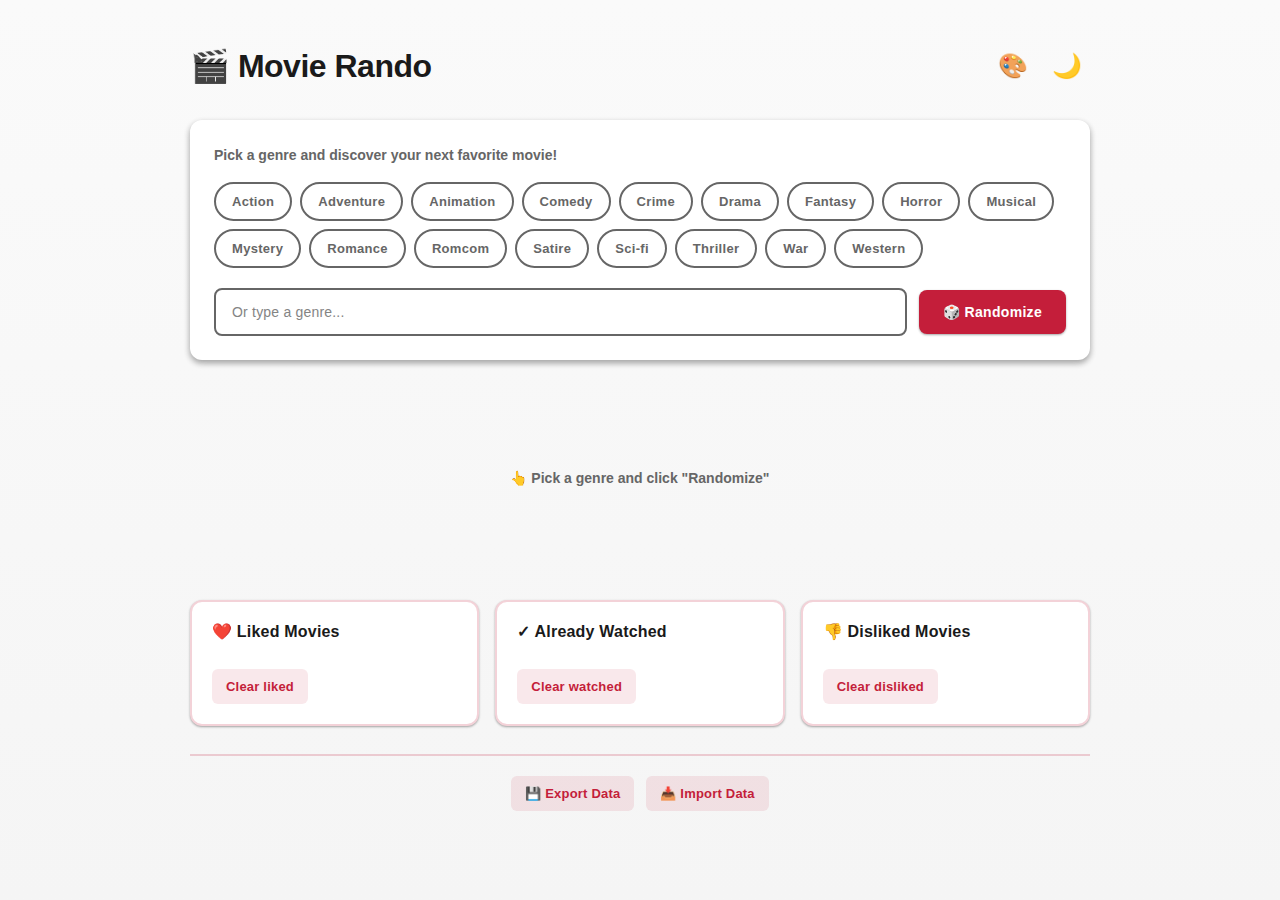
<file: index.html>
<!doctype html>
<html lang="en">
<head>
  <meta charset="utf-8" />
  <meta name="viewport" content="width=device-width,initial-scale=1" />
  <title>Movie Rando Fragrant</title>
  <link rel="stylesheet" href="style.css">
</head>
<body>
  <main class="container">
    <div class="header">
      <h1>🎬 Movie Rando</h1>
      <div class="header-controls">
        <button id="colorCustomizer" class="icon-btn" aria-label="Customize colors">🎨</button>
        <button id="darkModeToggle" class="icon-btn dark-mode-toggle" aria-label="Toggle dark mode">🌙</button>
      </div>
    </div>

    <!-- Color Theme Selector Modal -->
    <div id="colorModal" class="modal">
      <div class="modal-content">
        <div class="modal-header">
          <h2>Choose Theme</h2>
          <button class="modal-close" aria-label="Close">✕</button>
        </div>
        <div class="modal-body">
          <p class="theme-description">Select a color theme to customize your experience</p>
          <div class="theme-grid">
            <button class="theme-option" data-theme="default" title="Default Theme">
              <div class="theme-swatch" style="background-color: #e11d48;"></div>
              <span>Default</span>
            </button>
            <button class="theme-option" data-theme="ocean" title="Ocean Theme">
              <div class="theme-swatch" style="background-color: #0066cc;"></div>
              <span>Ocean</span>
            </button>
            <button class="theme-option" data-theme="forest" title="Forest Theme">
              <div class="theme-swatch" style="background-color: #10b981;"></div>
              <span>Forest</span>
            </button>
            <button class="theme-option" data-theme="sunset" title="Sunset Theme">
              <div class="theme-swatch" style="background-color: #f97316;"></div>
              <span>Sunset</span>
            </button>
            <button class="theme-option" data-theme="purple" title="Purple Theme">
              <div class="theme-swatch" style="background-color: #7c3aed;"></div>
              <span>Purple</span>
            </button>
            <button class="theme-option" data-theme="indigo" title="Indigo Theme">
              <div class="theme-swatch" style="background-color: #4f46e5;"></div>
              <span>Indigo</span>
            </button>
          </div>
        </div>
        <div class="modal-footer">
          <button id="closeColorModal" class="btn-primary">Done</button>
        </div>
      </div>
    </div>
    <div id="colorModalBackdrop" class="modal-backdrop"></div>

    <section class="controls">
      <p class="subtitle">Pick a genre and discover your next favorite movie!</p>

      <div class="genre-tabs" aria-label="Genre tabs">
        <button class="genre-tab active" data-genre="all">All</button>
        <button class="genre-tab" data-genre="action">Action</button>
        <button class="genre-tab" data-genre="comedy">Comedy</button>
        <button class="genre-tab" data-genre="drama">Drama</button>
        <button class="genre-tab" data-genre="romance">Romance</button>
        <button class="genre-tab" data-genre="adventure">Adventure</button>
        <button class="genre-tab" data-genre="horror">Horror</button>
        <button class="genre-tab" data-genre="sci-fi">Sci-Fi</button>
        <button class="genre-tab" data-genre="thriller">Thriller</button>
        <button class="genre-tab" data-genre="animation">Animation</button>
        <button class="genre-tab" data-genre="family">Family</button>
        <button class="genre-tab" data-genre="fantasy">Fantasy</button>
        <button class="genre-tab" data-genre="crime">Crime</button>
        <button class="genre-tab" data-genre="documentary">Documentary</button>
      </div>

      <div class="filters">
        <div class="genre-search-container">
          <input id="genre" placeholder="Or type a genre..." />
          <ul id="genreSuggestions" class="genre-suggestions"></ul>
        </div>
        <button id="randomize" class="btn-primary">🎲 Randomize</button>
      </div>
      
    </section>

    <section id="result" class="result">
      <p class="hint">👆 Pick a genre and click "Randomize"</p>
    </section>

    <div class="saved-section">
      <section id="liked" class="saved-list liked-section">
        <h3>❤️ Liked Movies</h3>
        <ul id="likedList"></ul>
        <button id="clearLiked" class="small secondary-btn">Clear liked</button>
      </section>

      <section id="watched" class="saved-list watched-section">
        <h3>✓ Already Watched</h3>
        <ul id="watchedList"></ul>
        <button id="clearWatched" class="small secondary-btn">Clear watched</button>
      </section>

      <section id="disliked" class="saved-list disliked-section">
        <h3>👎 Disliked Movies</h3>
        <ul id="dislikedList"></ul>
        <button id="clearDisliked" class="small secondary-btn">Clear disliked</button>
      </section>
    </div>

    <div class="export-section">
      <button id="exportData" class="small secondary-btn">💾 Export Data</button>
      <button id="importData" class="small secondary-btn">📥 Import Data</button>
      <input type="file" id="importFile" accept=".json" style="display:none;" />
    </div>
  </main>

  <script src="script.js"></script>
</body>
</html>
</file>
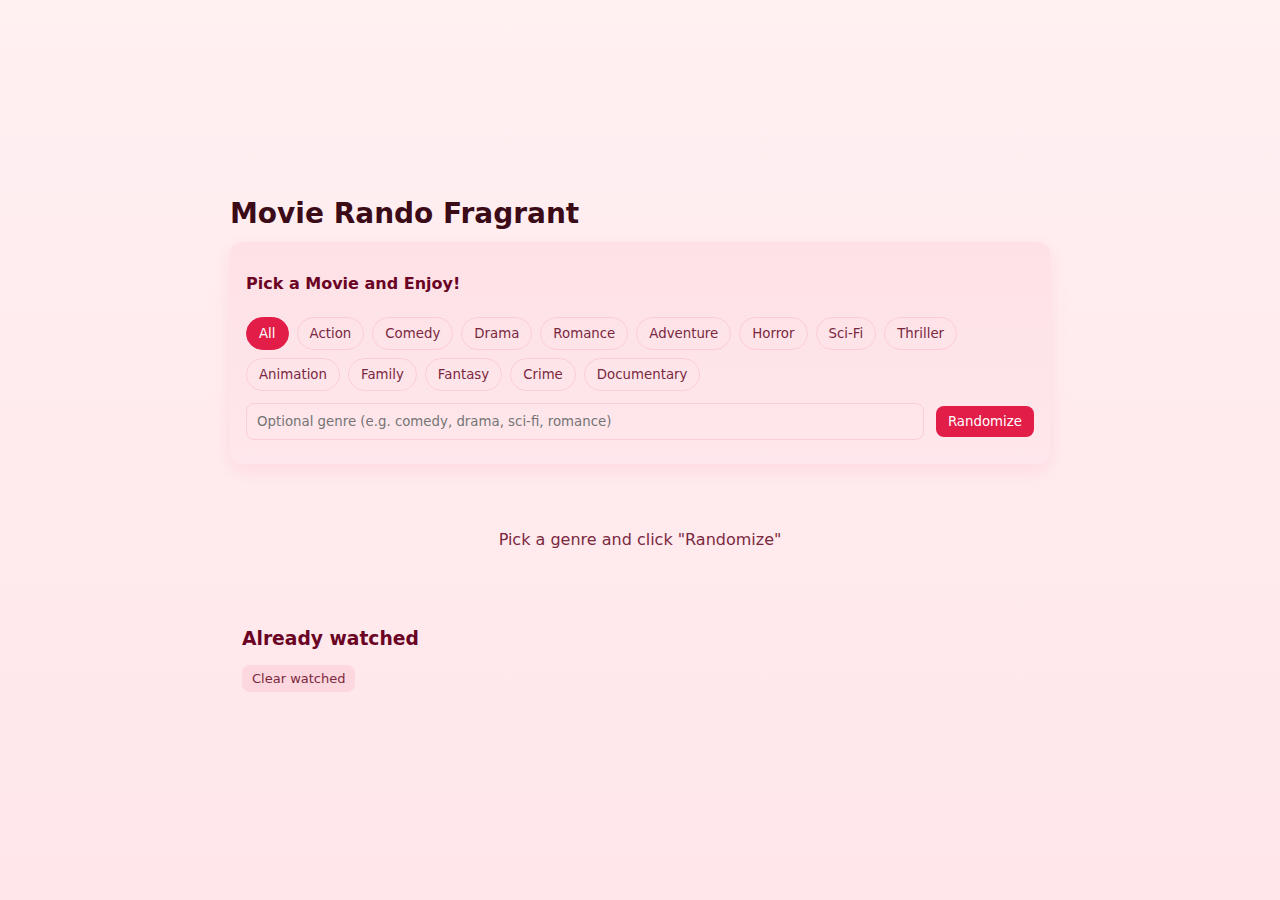
<file: movie-rando.html>
<!doctype html>
<html lang="en">
<head>
  <meta charset="utf-8" />
  <meta name="viewport" content="width=device-width,initial-scale=1" />
  <title>Movie Rando Fragrant</title>
  <style>
:root{--bg1:#fff0f2;--bg2:#ffe6ea;--card:#ffffff;--accent:#e11d48;--accent-2:#f472b6;--muted:#7a2840}
*{box-sizing:border-box;font-family:Inter,system-ui,Arial,sans-serif}
body{margin:0;background:linear-gradient(180deg,var(--bg1) 0%,var(--bg2) 100%);color:#3b0b17;min-height:100vh;display:flex;align-items:center;justify-content:center;padding:24px}
.container{width:100%;max-width:820px}
h1{margin:0 0 12px;font-size:28px}
.controls{background:linear-gradient(180deg,rgba(225,29,72,0.06),rgba(244,114,182,0.03));padding:16px;border-radius:12px;margin-bottom:16px;box-shadow:0 6px 20px rgba(225,29,72,0.08)}
.providers{display:flex;gap:12px;flex-wrap:wrap;margin-bottom:8px}
.providers .enjoy{font-size:16px;color:#6b0424;font-weight:600}
/* genre tabs */
.genre-tabs{display:flex;gap:8px;margin:8px 0 12px;flex-wrap:wrap}
.genre-tab{background:transparent;border:1px solid rgba(227,29,72,0.12);padding:8px 12px;border-radius:999px;color:var(--muted);cursor:pointer}
.genre-tab.active{background:var(--accent);color:#fff;border-color:var(--accent)}
.filters{display:flex;gap:8px;align-items:center;margin-bottom:8px}
#genre{flex:1;padding:10px;border-radius:8px;border:1px solid rgba(227,29,72,0.12);background:transparent;color:inherit}
.tiny{font-size:12px;padding:4px 8px;margin-left:8px;border-radius:6px}
.small{font-size:13px;padding:6px 10px;margin-top:8px;border-radius:8px;background:rgba(227,29,72,0.08);color:var(--muted);border:none;cursor:pointer}
button{background:var(--accent);border:none;padding:8px 12px;border-radius:8px;color:#fff;cursor:pointer}
.result{min-height:120px;display:flex;align-items:center;justify-content:center}
.card{background:linear-gradient(180deg,#fff 0%,#fff6f8 100%);padding:20px;border-radius:12px;width:100%;text-align:center;box-shadow:0 8px 30px rgba(227,29,72,0.08)}
.card h2{margin:0 0 8px;color:#6b0424}
.card p{margin:0 0 12px;color:var(--muted)}
.card a{display:inline-block;padding:8px 12px;border-radius:8px;background:var(--accent-2);color:#fff;text-decoration:none}
.hint{color:var(--muted)}
.actions{display:flex;gap:8px;justify-content:center;margin-top:12px}
.actions .like{background:#ff6b81}
.actions .dislike{background:#6b6b6b}
.actions .watchedBtn{background:#ff9fb1;color:#3b0b17}
.watched{margin-top:16px;background:rgba(255,255,255,0.02);padding:12px;border-radius:10px}
.watched h3{margin:0 0 8px;color:#6b0424}
.watched ul{list-style:none;padding:0;margin:0}
.watched li{padding:6px 0;border-bottom:1px solid rgba(0,0,0,0.03);display:flex;align-items:center;justify-content:space-between}
@media (min-width:720px){.filters{gap:12px}}
  </style>
</head>
<body>
  <main class="container">
    <h1>Movie Rando Fragrant</h1>

    <section class="controls">
      <div class="providers">
        <p class="enjoy">Pick a Movie and Enjoy!</p>
      </div>

      <div class="genre-tabs" aria-label="Genre tabs">
        <button class="genre-tab active" data-genre="all">All</button>
        <button class="genre-tab" data-genre="action">Action</button>
        <button class="genre-tab" data-genre="comedy">Comedy</button>
        <button class="genre-tab" data-genre="drama">Drama</button>
        <button class="genre-tab" data-genre="romance">Romance</button>
        <button class="genre-tab" data-genre="adventure">Adventure</button>
        <button class="genre-tab" data-genre="horror">Horror</button>
        <button class="genre-tab" data-genre="sci-fi">Sci-Fi</button>
        <button class="genre-tab" data-genre="thriller">Thriller</button>
        <button class="genre-tab" data-genre="animation">Animation</button>
        <button class="genre-tab" data-genre="family">Family</button>
        <button class="genre-tab" data-genre="fantasy">Fantasy</button>
        <button class="genre-tab" data-genre="crime">Crime</button>
        <button class="genre-tab" data-genre="documentary">Documentary</button>
      </div>

      <div class="filters">
        <input id="genre" placeholder="Optional genre (e.g. comedy, drama, sci-fi, romance)" />
        <button id="randomize">Randomize</button>
      </div>
      
    </section>

    <section id="result" class="result">
      <p class="hint">Pick a genre and click "Randomize"</p>
    </section>

    <section id="watched" class="watched">
      <h3>Already watched</h3>
      <ul id="watchedList"></ul>
      <button id="clearWatched" class="small">Clear watched</button>
    </section>
  </main>

  <script>
// Inline script (combined from script.js)
const netflix = [
  { title: "Roma", year: 2018, genre: "drama", provider: "netflix", url: "https://www.netflix.com/" },
  { title: "The Irishman", year: 2019, genre: "crime", provider: "netflix", url: "https://www.netflix.com/" },
  { title: "Marriage Story", year: 2019, genre: "drama", provider: "netflix", url: "https://www.netflix.com/" },
  { title: "Bird Box", year: 2018, genre: "thriller", provider: "netflix", url: "https://www.netflix.com/" },
  { title: "Extraction", year: 2020, genre: "action", provider: "netflix", url: "https://www.netflix.com/" },
  { title: "The Trial of the Chicago 7", year: 2020, genre: "drama", provider: "netflix", url: "https://www.netflix.com/" },
  { title: "Enola Holmes", year: 2020, genre: "adventure", provider: "netflix", url: "https://www.netflix.com/" },
  { title: "Don't Look Up", year: 2021, genre: "satire", provider: "netflix", url: "https://www.netflix.com/" },
  { title: "Glass Onion", year: 2022, genre: "mystery", provider: "netflix", url: "https://www.netflix.com/" },
  { title: "The Gray Man", year: 2022, genre: "action", provider: "netflix", url: "https://www.netflix.com/" },
  { title: "Army of the Dead", year: 2021, genre: "action", provider: "netflix", url: "https://www.netflix.com/" },
  { title: "To All the Boys I've Loved Before", year: 2018, genre: "romance", provider: "netflix", url: "https://www.netflix.com/" },
  { title: "The Kissing Booth", year: 2018, genre: "romance", provider: "netflix", url: "https://www.netflix.com/" },
  { title: "Mudbound", year: 2017, genre: "drama", provider: "netflix", url: "https://www.netflix.com/" },
  { title: "Okja", year: 2017, genre: "adventure", provider: "netflix", url: "https://www.netflix.com/" },
  { title: "Uncut Gems", year: 2019, genre: "thriller", provider: "netflix", url: "https://www.netflix.com/" },
  { title: "The Platform", year: 2019, genre: "thriller", provider: "netflix", url: "https://www.netflix.com/" },
  { title: "Shutter Island", year: 2010, genre: "mystery", provider: "netflix", url: "https://www.netflix.com/" },
  { title: "The Social Network", year: 2010, genre: "drama", provider: "netflix", url: "https://www.netflix.com/" },
  { title: "Swiss Army Man", year: 2016, genre: "comedy", provider: "netflix", url: "https://www.netflix.com/" },
  { title: "The Hateful Eight", year: 2015, genre: "western", provider: "netflix", url: "https://www.netflix.com/" },
  { title: "Roma", year: 2018, genre: "drama", provider: "netflix", url: "https://www.netflix.com/" },
  { title: "The Fundamentals of Caring", year: 2016, genre: "comedy", provider: "netflix", url: "https://www.netflix.com/" },
  { title: "Klaus", year: 2019, genre: "animation", provider: "netflix", url: "https://www.netflix.com/" },
  { title: "Beasts of No Nation", year: 2015, genre: "war", provider: "netflix", url: "https://www.netflix.com/" },
  { title: "Bright", year: 2017, genre: "fantasy", provider: "netflix", url: "https://www.netflix.com/" }
];

const hulu = [
  { title: "Palm Springs", year: 2020, genre: "comedy", provider: "hulu", url: "https://www.hulu.com/" },
  { title: "Parasite", year: 2019, genre: "thriller", provider: "hulu", url: "https://www.hulu.com/" },
  { title: "Nomadland", year: 2020, genre: "drama", provider: "hulu", url: "https://www.hulu.com/" },
  { title: "Portrait of a Lady on Fire", year: 2019, genre: "romance", provider: "hulu", url: "https://www.hulu.com/" },
  { title: "Booksmart", year: 2019, genre: "comedy", provider: "hulu", url: "https://www.hulu.com/" },
  { title: "Freaky", year: 2020, genre: "horror", provider: "hulu", url: "https://www.hulu.com/" },
  { title: "Run", year: 2020, genre: "thriller", provider: "hulu", url: "https://www.hulu.com/" },
  { title: "Saint Maud", year: 2019, genre: "horror", provider: "hulu", url: "https://www.hulu.com/" },
  { title: "Happiest Season", year: 2020, genre: "romcom", provider: "hulu", url: "https://www.hulu.com/" },
  { title: "Little Monsters", year: 2019, genre: "comedy", provider: "hulu", url: "https://www.hulu.com/" },
  { title: "The Lodge", year: 2019, genre: "horror", provider: "hulu", url: "https://www.hulu.com/" },
  { title: "The United States vs. Billie Holiday", year: 2021, genre: "drama", provider: "hulu", url: "https://www.hulu.com/" },
  { title: "The Mauritanian", year: 2021, genre: "drama", provider: "hulu", url: "https://www.hulu.com/" },
  { title: "Bad Education", year: 2019, genre: "drama", provider: "hulu", url: "https://www.hulu.com/" },
  { title: "Little Miss Sunshine", year: 2006, genre: "comedy", provider: "hulu", url: "https://www.hulu.com/" },
  { title: "The Handmaiden", year: 2016, genre: "thriller", provider: "hulu", url: "https://www.hulu.com/" },
  { title: "The Big Sick", year: 2017, genre: "romcom", provider: "hulu", url: "https://www.hulu.com/" },
  { title: "A Ghost Story", year: 2017, genre: "drama", provider: "hulu", url: "https://www.hulu.com/" },
  { title: "Into the Wild", year: 2007, genre: "drama", provider: "hulu", url: "https://www.hulu.com/" },
  { title: "Midsommar", year: 2019, genre: "horror", provider: "hulu", url: "https://www.hulu.com/" },
  { title: "Whiplash", year: 2014, genre: "drama", provider: "hulu", url: "https://www.hulu.com/" },
  { title: "Her", year: 2013, genre: "romance", provider: "hulu", url: "https://www.hulu.com/" },
  { title: "The Florida Project", year: 2017, genre: "drama", provider: "hulu", url: "https://www.hulu.com/" },
  { title: "Moonlight", year: 2016, genre: "drama", provider: "hulu", url: "https://www.hulu.com/" },
  { title: "Eternal Sunshine of the Spotless Mind", year: 2004, genre: "romance", provider: "hulu", url: "https://www.hulu.com/" }
];

const hbomax = [
  { title: "Dune", year: 2021, genre: "sci-fi", provider: "hbomax", url: "https://www.hbomax.com/" },
  { title: "Joker", year: 2019, genre: "crime", provider: "hbomax", url: "https://www.hbomax.com/" },
  { title: "Tenet", year: 2020, genre: "sci-fi", provider: "hbomax", url: "https://www.hbomax.com/" },
  { title: "Mad Max: Fury Road", year: 2015, genre: "action", provider: "hbomax", url: "https://www.hbomax.com/" },
  { title: "The Dark Knight", year: 2008, genre: "action", provider: "hbomax", url: "https://www.hbomax.com/" },
  { title: "Interstellar", year: 2014, genre: "sci-fi", provider: "hbomax", url: "https://www.hbomax.com/" },
  { title: "A Star Is Born", year: 2018, genre: "drama", provider: "hbomax", url: "https://www.hbomax.com/" },
  { title: "La La Land", year: 2016, genre: "musical", provider: "hbomax", url: "https://www.hbomax.com/" },
  { title: "Spotlight", year: 2015, genre: "drama", provider: "hbomax", url: "https://www.hbomax.com/" },
  { title: "Get Out", year: 2017, genre: "horror", provider: "hbomax", url: "https://www.hbomax.com/" },
  { title: "The Conjuring", year: 2013, genre: "horror", provider: "hbomax", url: "https://www.hbomax.com/" },
  { title: "Inception", year: 2010, genre: "sci-fi", provider: "hbomax", url: "https://www.hbomax.com/" },
  { title: "The Matrix", year: 1999, genre: "sci-fi", provider: "hbomax", url: "https://www.hbomax.com/" },
  { title: "The Prestige", year: 2006, genre: "thriller", provider: "hbomax", url: "https://www.hbomax.com/" },
  { title: "Wonder Woman", year: 2017, genre: "action", provider: "hbomax", url: "https://www.hbomax.com/" },
  { title: "Blade Runner 2049", year: 2017, genre: "sci-fi", provider: "hbomax", url: "https://www.hbomax.com/" },
  { title: "The Lord of the Rings: The Fellowship of the Ring", year: 2001, genre: "fantasy", provider: "hbomax", url: "https://www.hbomax.com/" },
  { title: "The Shawshank Redemption", year: 1994, genre: "drama", provider: "hbomax", url: "https://www.hbomax.com/" },
  { title: "Forrest Gump", year: 1994, genre: "drama", provider: "hbomax", url: "https://www.hbomax.com/" },
  { title: "Schindler's List", year: 1993, genre: "drama", provider: "hbomax", url: "https://www.hbomax.com/" },
  { title: "Gladiator", year: 2000, genre: "action", provider: "hbomax", url: "https://www.hbomax.com/" },
  { title: "Fight Club", year: 1999, genre: "drama", provider: "hbomax", url: "https://www.hbomax.com/" },
  { title: "The Departed", year: 2006, genre: "crime", provider: "hbomax", url: "https://www.hbomax.com/" },
  { title: "Black Swan", year: 2010, genre: "drama", provider: "hbomax", url: "https://www.hbomax.com/" },
  { title: "The Social Network", year: 2010, genre: "drama", provider: "hbomax", url: "https://www.hbomax.com/" }
];

const disney = [
  { title: "The Lion King", year: 1994, genre: "animation", provider: "disney", url: "https://www.disneyplus.com/" },
  { title: "Soul", year: 2020, genre: "animation", provider: "disney", url: "https://www.disneyplus.com/" },
  { title: "Toy Story", year: 1995, genre: "animation", provider: "disney", url: "https://www.disneyplus.com/" },
  { title: "Toy Story 4", year: 2019, genre: "animation", provider: "disney", url: "https://www.disneyplus.com/" },
  { title: "Avengers: Endgame", year: 2019, genre: "action", provider: "disney", url: "https://www.disneyplus.com/" },
  { title: "Black Panther", year: 2018, genre: "action", provider: "disney", url: "https://www.disneyplus.com/" },
  { title: "Guardians of the Galaxy", year: 2014, genre: "sci-fi", provider: "disney", url: "https://www.disneyplus.com/" },
  { title: "Captain Marvel", year: 2019, genre: "action", provider: "disney", url: "https://www.disneyplus.com/" },
  { title: "Star Wars: The Force Awakens", year: 2015, genre: "adventure", provider: "disney", url: "https://www.disneyplus.com/" },
  { title: "Rogue One", year: 2016, genre: "adventure", provider: "disney", url: "https://www.disneyplus.com/" },
  { title: "Moana", year: 2016, genre: "animation", provider: "disney", url: "https://www.disneyplus.com/" },
  { title: "Frozen", year: 2013, genre: "animation", provider: "disney", url: "https://www.disneyplus.com/" },
  { title: "Coco", year: 2017, genre: "animation", provider: "disney", url: "https://www.disneyplus.com/" },
  { title: "The Little Mermaid", year: 1989, genre: "animation", provider: "disney", url: "https://www.disneyplus.com/" },
  { title: "Up", year: 2009, genre: "animation", provider: "disney", url: "https://www.disneyplus.com/" },
  { title: "Finding Nemo", year: 2003, genre: "animation", provider: "disney", url: "https://www.disneyplus.com/" },
  { title: "Inside Out", year: 2015, genre: "animation", provider: "disney", url: "https://www.disneyplus.com/" },
  { title: "Zootopia", year: 2016, genre: "animation", provider: "disney", url: "https://www.disneyplus.com/" },
  { title: "The Incredibles", year: 2004, genre: "animation", provider: "disney", url: "https://www.disneyplus.com/" },
  { title: "Brave", year: 2012, genre: "animation", provider: "disney", url: "https://www.disneyplus.com/" },
  { title: "Ratatouille", year: 2007, genre: "animation", provider: "disney", url: "https://www.disneyplus.com/" },
  { title: "WALL-E", year: 2008, genre: "animation", provider: "disney", url: "https://www.disneyplus.com/" },
  { title: "Pirates of the Caribbean: The Curse of the Black Pearl", year: 2003, genre: "adventure", provider: "disney", url: "https://www.disneyplus.com/" },
  { title: "Thor: Ragnarok", year: 2017, genre: "action", provider: "disney", url: "https://www.disneyplus.com/" },
  { title: "Doctor Strange", year: 2016, genre: "sci-fi", provider: "disney", url: "https://www.disneyplus.com/" }
];

let customMovies = [];

let likedMovies = JSON.parse(localStorage.getItem('likedMovies') || '[]');
let dislikedMovies = JSON.parse(localStorage.getItem('dislikedMovies') || '[]');
let watchedMovies = JSON.parse(localStorage.getItem('watchedMovies') || '[]');

function saveState() {
  localStorage.setItem('likedMovies', JSON.stringify(likedMovies));
  localStorage.setItem('dislikedMovies', JSON.stringify(dislikedMovies));
  localStorage.setItem('watchedMovies', JSON.stringify(watchedMovies));
}

function renderWatched() {
  const ul = document.getElementById('watchedList');
  if (!ul) return;
  ul.innerHTML = '';
  watchedMovies.forEach((m, idx) => {
    const li = document.createElement('li');
    li.textContent = m.title + (m.year ? ` (${m.year})` : '') + ` — ${m.provider}`;
    const remove = document.createElement('button');
    remove.className = 'tiny';
    remove.textContent = 'Remove';
    remove.addEventListener('click', () => {
      watchedMovies.splice(idx, 1);
      saveState();
      renderWatched();
    });
    li.appendChild(remove);
    ul.appendChild(li);
  });
}

function getSelectedMovies() {
  const chosen = [];
  chosen.push(...netflix);
  chosen.push(...hulu);
  chosen.push(...hbomax);
  chosen.push(...disney);
  if (customMovies.length) chosen.push(...customMovies);
  return chosen;
}

function filterByGenre(list, genre) {
  if (!genre) return list;
  const g = genre.trim().toLowerCase();
  return list.filter(m => (m.genre || '').toLowerCase().includes(g) || (m.title || '').toLowerCase().includes(g));
}

function pickRandom(list) {
  if (!list.length) return null;
  return list[Math.floor(Math.random() * list.length)];
}

function computeRating(movie) {
  const s = (movie.title || '') + (movie.year || '');
  let hash = 0;
  for (let i = 0; i < s.length; i++) {
    hash = (hash * 31 + s.charCodeAt(i)) >>> 0;
  }
  const min = 5.0;
  const max = 9.3;
  const v = min + (hash % 1000) / 999 * (max - min);
  return (Math.round(v * 10) / 10).toFixed(1);
}

function showResult(movie) {
  const result = document.getElementById('result');
  result.innerHTML = '';
  if (!movie) {
    result.innerHTML = '<p class="hint">No movies found for the selected providers/filters.</p>';
    return;
  }
  const card = document.createElement('div');
  card.className = 'card';
  const title = document.createElement('h2');
  title.textContent = movie.title + (movie.year ? ` (${movie.year})` : '');
  card.appendChild(title);
  const info = document.createElement('p');
  info.textContent = `${(movie.genre || 'Unknown').toUpperCase()} • ${movie.provider.toUpperCase()}`;
  card.appendChild(info);
  if (movie.url) {
    const a = document.createElement('a');
    a.href = movie.url;
    a.target = '_blank';
    a.rel = 'noopener noreferrer';
    a.textContent = 'Open on provider';
    card.appendChild(a);
  }
  const ratingP = document.createElement('p');
  ratingP.className = 'rating';
  ratingP.textContent = '';
  card.appendChild(ratingP);
  const actions = document.createElement('div');
  actions.className = 'actions';
  const likeBtn = document.createElement('button');
  likeBtn.className = 'like';
  likeBtn.textContent = likedMovies.find(m=>m.title===movie.title && m.provider===movie.provider) ? 'Liked' : 'Like';
  likeBtn.addEventListener('click', () => {
    const key = { title: movie.title, provider: movie.provider };
    const exists = likedMovies.find(m=>m.title===movie.title && m.provider===movie.provider);
    if (exists) {
      likedMovies = likedMovies.filter(m=>!(m.title===movie.title && m.provider===movie.provider));
      likeBtn.textContent = 'Like';
    } else {
      likedMovies.push(key);
      dislikedMovies = dislikedMovies.filter(m=>!(m.title===movie.title && m.provider===movie.provider));
      likeBtn.textContent = 'Liked';
    }
    saveState();
  });
  const dislikeBtn = document.createElement('button');
  dislikeBtn.className = 'dislike';
  dislikeBtn.textContent = dislikedMovies.find(m=>m.title===movie.title && m.provider===movie.provider) ? 'Disliked' : 'Dislike';
  dislikeBtn.addEventListener('click', () => {
    const key = { title: movie.title, provider: movie.provider };
    const exists = dislikedMovies.find(m=>m.title===movie.title && m.provider===movie.provider);
    if (exists) {
      dislikedMovies = dislikedMovies.filter(m=>!(m.title===movie.title && m.provider===movie.provider));
      dislikeBtn.textContent = 'Dislike';
    } else {
      dislikedMovies.push(key);
      likedMovies = likedMovies.filter(m=>!(m.title===movie.title && m.provider===movie.provider));
      dislikeBtn.textContent = 'Disliked';
    }
    saveState();
  });
  const watchedBtn = document.createElement('button');
  watchedBtn.className = 'watchedBtn';
  watchedBtn.textContent = 'Already watched';
  watchedBtn.addEventListener('click', () => {
    if (!watchedMovies.find(m=>m.title===movie.title && m.provider===movie.provider)) {
      watchedMovies.push({ title: movie.title, year: movie.year, provider: movie.provider });
      saveState();
      renderWatched();
    }
  });
  actions.appendChild(likeBtn);
  actions.appendChild(dislikeBtn);
  actions.appendChild(watchedBtn);
  card.appendChild(actions);
  result.appendChild(card);
  ratingP.textContent = `IMDb: ${movie.imdb ? movie.imdb : computeRating(movie)} / 10`;
}

document.getElementById('randomize').addEventListener('click', () => {
  const genre = document.getElementById('genre').value;
  const list = getSelectedMovies();
  const filtered = filterByGenre(list, genre);
  const chosen = pickRandom(filtered);
  showResult(chosen);
});
document.getElementById('clearWatched')?.addEventListener('click', () => {
  watchedMovies = [];
  saveState();
  renderWatched();
});

renderWatched();

function setupGenreTabs() {
  const tabs = Array.from(document.querySelectorAll('.genre-tab'));
  const genreInput = document.getElementById('genre');
  if (!tabs.length || !genreInput) return;
  tabs.forEach(tab => {
    tab.addEventListener('click', () => {
      tabs.forEach(t => t.classList.remove('active'));
      tab.classList.add('active');
      const g = (tab.dataset.genre || 'all').toLowerCase();
      genreInput.value = g === 'all' ? '' : g;
    });
  });
  const active = document.querySelector('.genre-tab.active') || tabs[0];
  if (active) {
    const g = (active.dataset.genre || 'all').toLowerCase();
    genreInput.value = g === 'all' ? '' : g;
  }
}

setupGenreTabs();
  </script>
</body>
</html>
</file>
<file: style.css>
:root{--bg1:#fafafa;--bg2:#f5f5f5;--card:#ffffff;--accent:#c41e3a;--accent-2:#e91e63;--text-primary:#1a1a1a;--text-secondary:#666666;--shadow-1:0 1px 3px rgba(0,0,0,0.12),0 1px 2px rgba(0,0,0,0.24);--shadow-2:0 3px 6px rgba(0,0,0,0.16),0 3px 6px rgba(0,0,0,0.23);--shadow-3:0 10px 20px rgba(0,0,0,0.19),0 6px 6px rgba(0,0,0,0.23);--shadow-4:0 15px 25px rgba(0,0,0,0.15),0 5px 10px rgba(0,0,0,0.05)}
:root.dark-mode{--bg1:#121212;--bg2:#0a0a0a;--card:#1e1e1e;--accent:#ff5252;--accent-2:#ff4081;--text-primary:#ffffff;--text-secondary:#b3b3b3}
*{box-sizing:border-box;font-family:-apple-system,BlinkMacSystemFont,"Segoe UI",Roboto,"Helvetica Neue",Arial,sans-serif}
html,body{margin:0;padding:0}
body{background:linear-gradient(180deg,var(--bg1) 0%,var(--bg2) 100%);color:var(--text-primary);min-height:100vh;display:flex;align-items:flex-start;justify-content:center;padding:24px;transition:background-color 0.3s ease,color 0.3s ease;overflow-y:auto}
.container{width:100%;max-width:900px;padding-top:20px}
.header{display:flex;justify-content:space-between;align-items:center;margin-bottom:32px;gap:16px}
.header-controls{display:flex;gap:8px}
h1{margin:0;font-size:32px;font-weight:700;letter-spacing:-0.5px;color:var(--text-primary)}
.subtitle{margin:0 0 16px;font-size:14px;color:var(--text-secondary);font-weight:600;line-height:1.6}
.icon-btn{background:none;border:none;font-size:24px;cursor:pointer;padding:8px;border-radius:50%;transition:all 0.2s ease;display:flex;align-items:center;justify-content:center}
.icon-btn:hover{background:rgba(196,30,58,0.1)}
:root.dark-mode .icon-btn:hover{background:rgba(255,82,82,0.1)}
.controls{background:var(--card);padding:24px;border-radius:12px;margin-bottom:28px;box-shadow:var(--shadow-2);transition:all 0.3s ease;color:var(--text-primary)}
/* Material Design: Genre tabs */
.genre-tabs{display:flex;gap:8px;margin:0 0 20px;flex-wrap:wrap}
.genre-tab{background:transparent;border:2px solid var(--text-secondary);padding:10px 16px;border-radius:24px;color:var(--text-secondary);cursor:pointer;font-size:13px;font-weight:600;transition:all 0.2s ease;letter-spacing:0.3px}
.genre-tab:hover{border-color:var(--accent);color:var(--accent);background:rgba(196,30,58,0.05);transform:translateY(-2px)}
:root.dark-mode .genre-tab:hover{background:rgba(255,82,82,0.1)}
.genre-tab.active{background:var(--accent);color:#ffffff;border-color:var(--accent);box-shadow:var(--shadow-1);font-weight:700}
.genre-tab:active{transform:translateY(0)}
.filters{display:flex;gap:12px;align-items:center;flex-wrap:wrap}
.genre-search-container{flex:1;min-width:200px;position:relative}
#genre{width:100%;padding:14px 16px;border-radius:8px;border:2px solid var(--text-secondary);background:var(--card);color:var(--text-primary);font-size:14px;font-weight:500;transition:all 0.2s ease;letter-spacing:0.2px}
#genre:focus{outline:none;border-color:var(--accent);box-shadow:0 0 0 3px rgba(196,30,58,0.1)}
:root.dark-mode #genre:focus{box-shadow:0 0 0 3px rgba(255,82,82,0.1)}
#genre::placeholder{color:var(--text-secondary);opacity:0.8}
.genre-suggestions{list-style:none;padding:0;margin:0;position:absolute;top:100%;left:0;right:0;background:var(--card);border:2px solid var(--accent);border-top:none;border-radius:0 0 8px 8px;max-height:200px;overflow-y:auto;display:none;z-index:100;box-shadow:var(--shadow-2)}
.genre-suggestions.active{display:block}
.genre-suggestions li{padding:12px 16px;font-size:13px;color:var(--text-primary);font-weight:600;cursor:pointer;transition:all 0.2s ease;border-bottom:1px solid rgba(196,30,58,0.1)}
.genre-suggestions li:hover{background:rgba(196,30,58,0.08)}
:root.dark-mode .genre-suggestions li:hover{background:rgba(255,82,82,0.12)}
.genre-suggestions li:last-child{border-bottom:none}
.genre-suggestions li.highlighted{background:rgba(196,30,58,0.15)}
:root.dark-mode .genre-suggestions li.highlighted{background:rgba(255,82,82,0.18)}
.btn-primary{background:var(--accent);border:none;padding:14px 24px;border-radius:8px;color:#ffffff;cursor:pointer;font-weight:700;font-size:14px;transition:all 0.2s ease;letter-spacing:0.3px;box-shadow:var(--shadow-1);display:flex;align-items:center;gap:8px}
.btn-primary:hover{transform:translateY(-2px);box-shadow:var(--shadow-3);background:var(--accent-2)}
.btn-primary:active{transform:translateY(0);box-shadow:var(--shadow-1)}
.btn-secondary{background:rgba(196,30,58,0.1);border:none;padding:12px 20px;border-radius:8px;color:var(--accent);cursor:pointer;font-weight:700;font-size:13px;transition:all 0.2s ease;letter-spacing:0.2px}
.btn-secondary:hover{background:rgba(196,30,58,0.15)}
:root.dark-mode .btn-secondary{background:rgba(255,82,82,0.15);color:#ff5252}
:root.dark-mode .btn-secondary:hover{background:rgba(255,82,82,0.25)}
/* Modal Styles - Material Design */
.modal{position:fixed;top:50%;left:50%;transform:translate(-50%,-50%);background:var(--card);border-radius:12px;box-shadow:var(--shadow-4);z-index:1000;width:90%;max-width:500px;max-height:90vh;overflow-y:auto;display:none;flex-direction:column;color:var(--text-primary)}
.modal.active{display:flex}
.modal-backdrop{position:fixed;top:0;left:0;width:100%;height:100%;background:rgba(0,0,0,0.5);z-index:999;display:none;transition:opacity 0.2s ease}
.modal-backdrop.active{display:block}
.modal-header{padding:24px;border-bottom:2px solid rgba(196,30,58,0.2);display:flex;justify-content:space-between;align-items:center}
.modal-header h2{margin:0;font-size:20px;font-weight:700;letter-spacing:-0.2px;color:var(--text-primary)}
.modal-close{background:none;border:none;font-size:28px;cursor:pointer;padding:0;color:var(--text-secondary);transition:all 0.2s ease;display:flex;align-items:center;justify-content:center;width:40px;height:40px;border-radius:50%}
.modal-close:hover{background:rgba(196,30,58,0.1);color:var(--accent)}
:root.dark-mode .modal-close:hover{background:rgba(255,82,82,0.1)}
.modal-body{padding:28px;flex:1}
.theme-description{margin:0 0 20px;font-size:14px;color:var(--text-secondary);line-height:1.6;font-weight:600}
.theme-grid{display:grid;grid-template-columns:repeat(auto-fit,minmax(120px,1fr));gap:16px}
.theme-option{background:var(--card);border:3px solid var(--text-secondary);padding:16px 12px;border-radius:10px;cursor:pointer;display:flex;flex-direction:column;align-items:center;justify-content:center;gap:10px;transition:all 0.2s ease;text-align:center}
.theme-option:hover{border-color:var(--accent);box-shadow:var(--shadow-2);transform:translateY(-2px)}
.theme-option.active{border-color:var(--accent);background:rgba(196,30,58,0.08);box-shadow:var(--shadow-2);font-weight:700}
:root.dark-mode .theme-option.active{background:rgba(255,82,82,0.12)}
.theme-swatch{width:100%;height:60px;border-radius:8px;box-shadow:var(--shadow-1)}
.theme-option span{font-weight:700;font-size:13px;color:var(--text-primary);letter-spacing:0.2px}
.modal-footer{padding:20px 28px;border-top:2px solid rgba(196,30,58,0.2);display:flex;gap:12px;justify-content:flex-end}
.result{min-height:180px;display:flex;align-items:center;justify-content:center;transition:all 0.3s ease;margin-bottom:32px}
.card{background:var(--card);padding:28px;border-radius:12px;width:100%;text-align:center;box-shadow:var(--shadow-2);transition:all 0.3s ease;color:var(--text-primary)}
.card:hover{box-shadow:var(--shadow-3)}
.card h2{margin:0 0 12px;color:var(--accent);font-size:28px;font-weight:700;letter-spacing:-0.3px}
.card p{margin:0 0 16px;color:var(--text-secondary);font-size:14px;line-height:1.6;font-weight:600}
.card a{display:inline-block;padding:12px 20px;border-radius:8px;background:var(--accent-2);color:#ffffff;text-decoration:none;font-weight:700;font-size:13px;transition:all 0.2s ease;letter-spacing:0.2px;box-shadow:var(--shadow-1)}
.card a:hover{transform:translateY(-2px);box-shadow:var(--shadow-2)}
.hint{color:var(--text-secondary);font-size:14px;line-height:1.6;font-weight:600}
.actions{display:flex;gap:12px;justify-content:center;margin-top:20px;flex-wrap:wrap}
.actions button{padding:12px 16px;font-size:13px;font-weight:700;border-radius:8px;border:none;cursor:pointer;transition:all 0.2s ease;letter-spacing:0.2px;color:#ffffff}
.actions .like{background:#d32f2f;box-shadow:var(--shadow-1)}
.actions .like:hover{background:#b71c1c;box-shadow:var(--shadow-2)}
.actions .dislike{background:#757575;box-shadow:var(--shadow-1)}
.actions .dislike:hover{background:#616161;box-shadow:var(--shadow-2)}
.actions .watchedBtn{background:#388e3c;box-shadow:var(--shadow-1)}
.actions .watchedBtn:hover{background:#2e7d32;box-shadow:var(--shadow-2)}
:root.dark-mode .actions .watchedBtn{background:#43a047}
.saved-section{display:grid;grid-template-columns:repeat(auto-fit,minmax(280px,1fr));gap:16px;margin-bottom:28px}
.saved-list{background:var(--card);padding:20px;border-radius:12px;border:2px solid rgba(196,30,58,0.2);transition:all 0.3s ease;box-shadow:var(--shadow-1);color:var(--text-primary)}
.saved-list:hover{box-shadow:var(--shadow-2)}
.saved-list h3{margin:0 0 14px;font-size:16px;font-weight:700;display:flex;align-items:center;gap:8px;letter-spacing:0.2px;color:var(--text-primary)}
.saved-list ul{list-style:none;padding:0;margin:0 0 14px;max-height:220px;overflow-y:auto;border-radius:8px}
.saved-list li{padding:10px 12px;margin-bottom:6px;background:rgba(196,30,58,0.08);border-radius:6px;font-size:13px;display:flex;justify-content:space-between;align-items:center;gap:8px;transition:all 0.2s ease;color:var(--text-primary);font-weight:600}
:root.dark-mode .saved-list li{background:rgba(255,82,82,0.12)}
.saved-list li:hover{background:rgba(196,30,58,0.12)}
:root.dark-mode .saved-list li:hover{background:rgba(255,82,82,0.18)}
.saved-list li button{padding:4px 8px;font-size:11px;font-weight:700;color:#ffffff;background:var(--accent);border:none;border-radius:4px;cursor:pointer;transition:all 0.2s ease}
.saved-list li button:hover{background:var(--accent-2);transform:scale(1.05)}
.export-section{display:flex;gap:12px;margin-top:28px;padding-top:20px;border-top:2px solid rgba(196,30,58,0.2);justify-content:center;flex-wrap:wrap}
.secondary-btn{background:rgba(196,30,58,0.1);color:var(--accent);font-weight:700;border:none;padding:10px 16px;border-radius:8px;cursor:pointer;font-size:13px;transition:all 0.2s ease;letter-spacing:0.2px}
.secondary-btn:hover{background:rgba(196,30,58,0.15)}
:root.dark-mode .secondary-btn{background:rgba(255,82,82,0.15);color:#ff5252}
:root.dark-mode .secondary-btn:hover{background:rgba(255,82,82,0.25)}
.small{font-size:13px;padding:10px 14px;border-radius:6px;font-weight:700}
button:focus{outline:3px solid var(--accent);outline-offset:2px}
@media (max-width:768px){
  .container{max-width:100%}
  .header{flex-direction:column;align-items:flex-start;gap:12px}
  h1{font-size:24px}
  .filters{flex-direction:column}
  #genre{min-width:100%}
  .btn-primary{width:100%}
  .saved-section{grid-template-columns:1fr}
  .modal{width:95%;max-width:100%}
}
</file>
